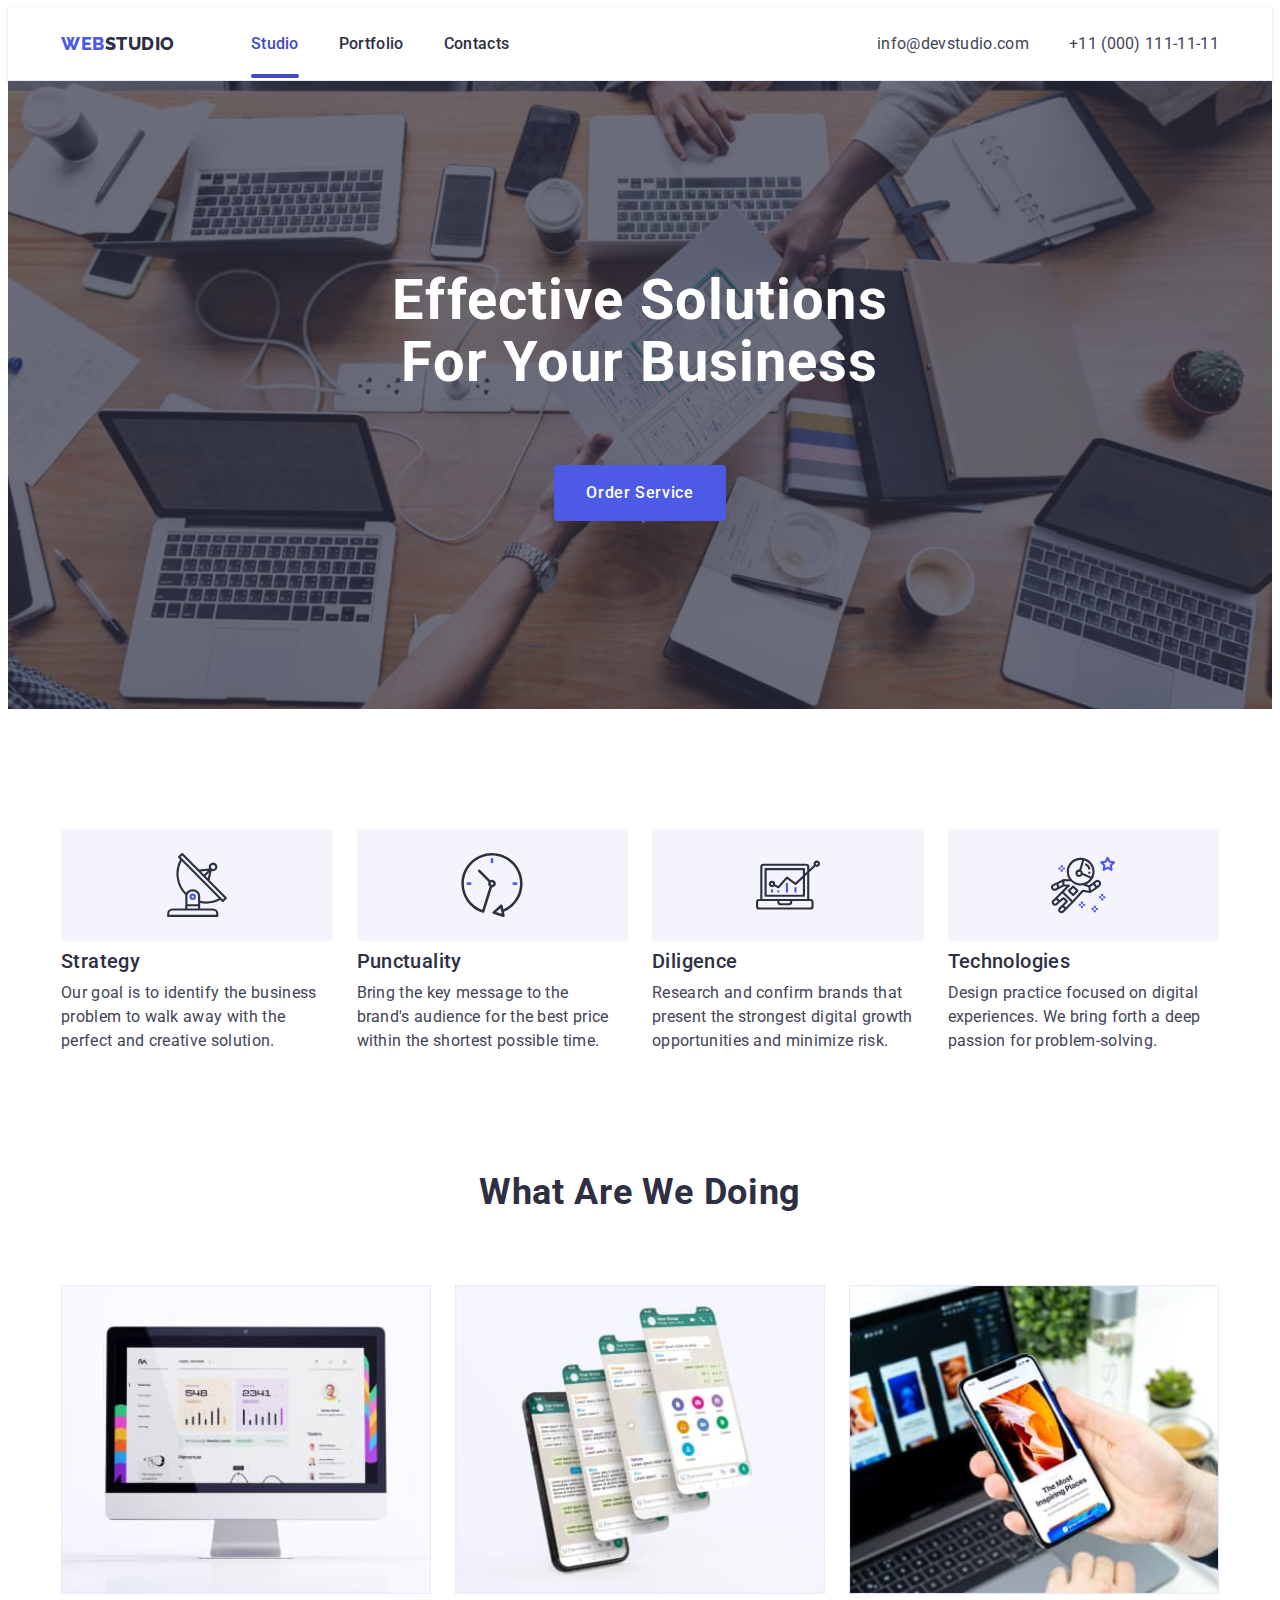
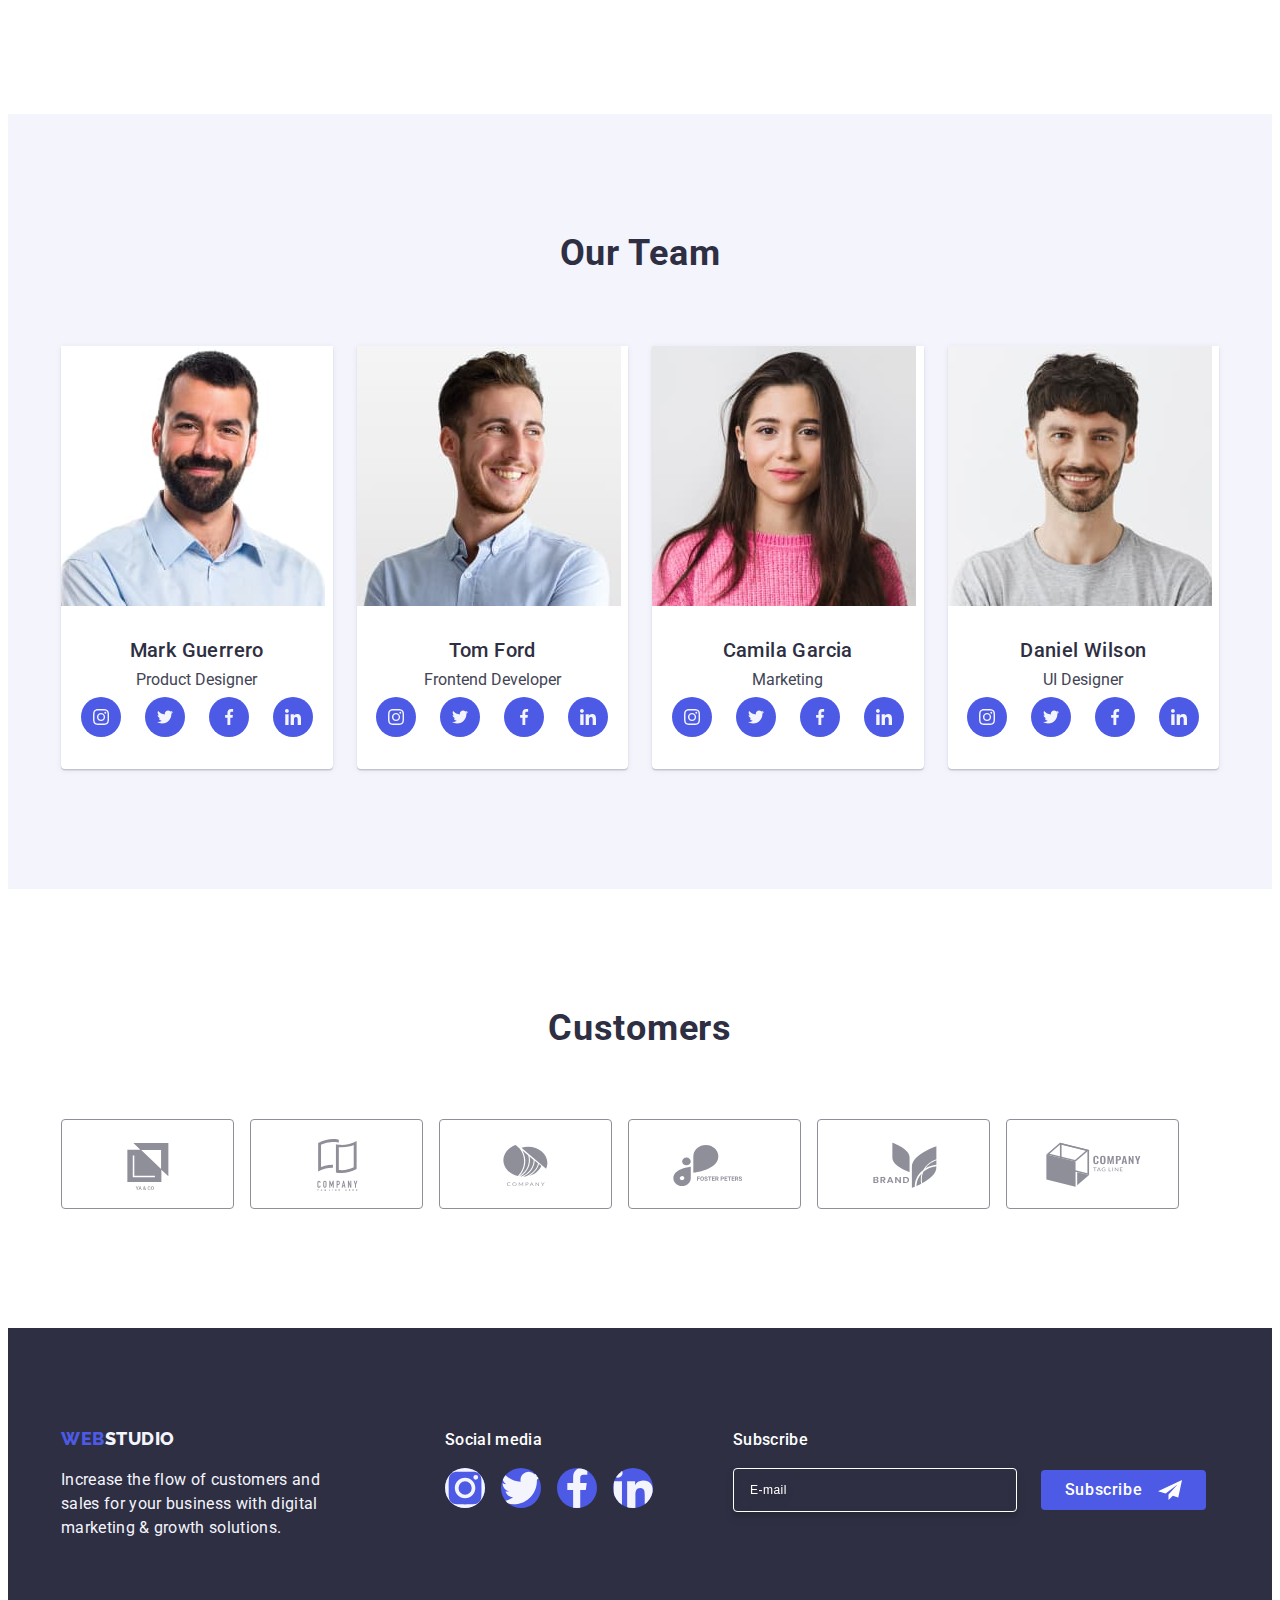
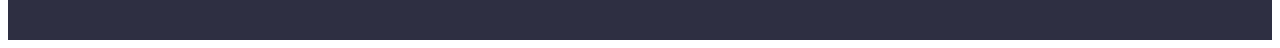
<file: index.html>
<!DOCTYPE html>
<html lang="en">
  <head>
    <meta charset="UTF-8" />
    <meta name="viewport" content="width=device-width, initial-scale=1.0" />
    <title>Web Studio</title>
    <link
      rel="stylesheet"
      href="https://cdnjs.cloudflare.com/ajax/libs/modern-normalize/2.0.0/modern-normalize.min.css"
      integrity="sha512-4xo8blKMVCiXpTaLzQSLSw3KFOVPWhm/TRtuPVc4WG6kUgjH6J03IBuG7JZPkcWMxJ5huwaBpOpnwYElP/m6wg=="
      crossorigin="anonymous"
      referrerpolicy="no-referrer"
    />
    <link rel="stylesheet" href="./css/styles.css" />
    <link rel="preconnect" href="https://fonts.googleapis.com" />
    <link rel="preconnect" href="https://fonts.gstatic.com" crossorigin />
    <link
      href="https://fonts.googleapis.com/css2?family=Raleway:wght@800&family=Roboto:wght@400;500;700;900&display=swap"
      rel="stylesheet"
    />
  </head>
  <body>
    <header class="header">
      <div class="container container-header">
        <nav class="header-navigation">
          <a class="header-logo link" href="./index.html"
            >Web<span class="header-studio-logo">Studio</span></a
          >
          <ul class="header-menu-list list">
            <li class="header-menu-item">
              <a class="header-menu-link link current" href="./index.html"
                >Studio</a
              >
            </li>
            <li class="header-menu-item">
              <a class="header-menu-link link" href="./portfolio.html"
                >Portfolio</a
              >
            </li>
            <li class="header-menu-item">
              <a class="header-menu-link link" href="">Contacts</a>
            </li>
          </ul>
        </nav>
        <address class="address">
          <ul class="address-list list">
            <li class="address-item">
              <a class="address-link link" href="mailto:info@devstudio.com"
                >info@devstudio.com</a
              >
            </li>
            <li class="address-item">
              <a class="address-link link" href="tel:+110001111111"
                >+11 (000) 111-11-11</a
              >
            </li>
          </ul>
        </address>
        <button type="button" class="menu-open-btn" data-menu-open>
          <svg class="open-icon-btn" width="32" height="22">
            <use href="./images/icons.svg#icon-open-menu"></use>
          </svg>
        </button>
      </div>
      <div class="mob-menu is-hidden" data-menu>
        <button type="button" class="menu-close-btn" data-menu-close>
          <svg class="close-icon-btn" width="8" height="8">
            <use href="./images/icons.svg#icon-close"></use>
          </svg>
        </button>
        <ul class="mob-menu-list list">
            <li class="mob-menu-item">
              <a class="mob-menu-link link" href="./index.html"
                >Studio</a
              >
            </li>
            <li class="mob-menu-item">
              <a class="mob-menu-link link" href="./portfolio.html"
                >Portfolio</a
              >
            </li>
            <li class="mob-menu-item">
              <a class="mob-menu-link link" href="">Contacts</a>
            </li>
          </ul>
          <div class="mob-address-media"> 
            <ul class="mob-address-list list">
              <li class="mob-address-item">
                <a class="mob-address-link-tel link" href="tel:+110001111111"
                  >+11 (000) 111-11-11</a
                >
              </li>
              <li class="mob-address-item">
                <a class="mob-address-link link" href="mailto:info@devstudio.com"
                  >info@devstudio.com</a
                >
              </li>
            </ul>
            <ul class="mob-menu-media-list">
              <li class="mob-menu-media-item list">
                <a
                  class="mob-menu-media-link link"
                  href="https://www.instagram.com/"
                  target="_blank"
                >
                  <svg class="mob-menu-media-icon" width="24" height="24">
                    <use href="./images/icons.svg#icon-instagram"></use>
                  </svg>
                </a>
              </li>
              <li class="mob-menu-media-item list">
                <a
                  class="mob-menu-media-link link"
                  href="https://twitter.com/"
                  target="_blank"
                >
                  <svg class="mob-menu-media-icon" width="24" height="24">
                    <use href="./images/icons.svg#icon-twitter"></use>
                  </svg>
                </a>
              </li>
              <li class="mob-menu-media-item list">
                <a
                  class="mob-menu-media-link link"
                  href="https://uk-ua.facebook.com/"
                  target="_blank"
                >
                  <svg class="mob-menu-media-icon" width="24" height="24">
                    <use href="./images/icons.svg#icon-facebook"></use>
                  </svg>
                </a>
              </li>
              <li class="mob-menu-media-item list">
                <a
                  class="mob-menu-media-link link"
                  href="https://www.linkedin.com/"
                  target="_blank"
                >
                  <svg class="mob-menu-media-icon" width="24" height="24">
                    <use href="./images/icons.svg#icon-linkedin"></use>
                  </svg>
                </a>
              </li>
            </ul>
          </div>  
        </div>
        </div>
    </header>
    <main>
    <section class="service">
      <div class="service-container container">
        <h1 class="section-service-wrap">
          Effective Solutions for Your Business
        </h1>
        <button class="btn-section-service" type="button" data-modal-open>
          Order Service
        </button>
      </div>
    </section>
    <section class="section">
      <div class="container">
        <h2 class="visually-hidden">Solutions</h2>
        <ul class="section-list list">
          <li class="section-item">
            <div class="icon">
              <svg width="64" height="64">
                <use href="./images/icons.svg#icon-antenna"></use>
              </svg>
            </div>
            <h3 class="section-service-title">Strategy</h3>
            <p class="section-text">
              Our goal is to identify the business problem to walk away with the
              perfect and creative solution.
            </p>
          </li>
          <li class="section-item">
            <div class="icon">
              <svg class="icon-section" width="64" height="64">
                <use href="./images/icons.svg#icon-clock"></use>
              </svg>
            </div>
            <h3 class="section-service-title">Punctuality</h3>
            <p class="section-text">
              Bring the key message to the brand's audience for the best price
              within the shortest possible time.
            </p>
          </li>
          <li class="section-item">
            <div class="icon">
              <svg class="icon-section" width="64" height="64">
                <use href="./images/icons.svg#icon-diagram"></use>
              </svg>
            </div>
            <h3 class="section-service-title">Diligence</h3>
            <p class="section-text">
              Research and confirm brands that present the strongest digital
              growth opportunities and minimize risk.
            </p>
          </li>
          <li class="section-item">
            <div class="icon">
              <svg class="icon-section" width="64" height="64">
                <use href="./images/icons.svg#icon-astronaut"></use>
              </svg>
            </div>
            <h3 class="section-service-title">Technologies</h3>
            <p class="section-text">
              Design practice focused on digital experiences. We bring forth a
              deep passion for problem-solving.
            </p>
          </li>
        </ul>
      </div>
    </section>
    <section class="section-picture">
      <div class="container">
        <h2 class="section-title">What are we doing</h2>
        <ul class="section-picture-list list">
          <li class="section-picture-item">
            <img
              srcset="./images/img1-1x.jpg 1x, ./images/img1-2x.jpg 2x"
              class="img"
              src="./images/img1.jpg"
              alt="Monitor"
              width="360"
            />
          </li>
          <li class="section-picture-item">
            <img
              srcset="./images/img2-1x.jpg 1x, ./images/img2-2x.jpg 2x"
              class="img"
              src="./images/img2.jpg"
              alt="Smartphone"
              width="360"
            />
          </li>
          <li class="section-picture-item">
            <img
              srcset="./images/img3-1x.jpg 1x, ./images/img3-2x.jpg 2x"
              class="img"
              src="./images/img3.jpg"
              alt="Smartphone and Computer"
              width="360"
            />
          </li>
        </ul>
      </div>
    </section>
    <section class="team">
      <div class="team-container container">
        <h2 class="section-title-team">Our Team</h2>
        <ul class="team-list-list list">
          <li class="team-item-list">
            <img
              srcset="./images/img4-1x.jpg 1x, ./images/img4-2x.jpg 2x"
              class="section-images-team"
              src="./images/img4.jpg"
              alt="Mark Guerrero"
              width="264"
            />
            <div class="container-team-title">
              <h3 class="team-title-title">Mark Guerrero</h3>
              <p class="text-team-text">Product Designer</p>
              <ul class="team-list-icon">
                <li class="team-item-icon list">
                  <a
                    class="team-link-icon"
                    href="https://www.instagram.com/"
                    target="_blank"
                  >
                    <svg class="icon-team-section" width="16" height="16">
                      <use href="./images/icons.svg#icon-instagram"></use>
                    </svg>
                  </a>
                </li>
                <li class="team-item-icon list">
                  <a
                    class="team-link-icon"
                    href="https://twitter.com/"
                    target="_blank"
                  >
                    <svg class="icon-team-section" width="16" height="16">
                      <use href="./images/icons.svg#icon-twitter"></use>
                    </svg>
                  </a>
                </li>
                <li class="team-item-icon list">
                  <a
                    class="team-link-icon"
                    href="https://uk-ua.facebook.com/"
                    target="_blank"
                  >
                    <svg class="icon-team-section" width="16" height="16">
                      <use href="./images/icons.svg#icon-facebook"></use>
                    </svg>
                  </a>
                </li>
                <li class="team-item-icon list">
                  <a
                    class="team-link-icon"
                    href="https://www.linkedin.com/"
                    target="_blank"
                  >
                    <svg class="icon-team-section" width="16" height="16">
                      <use href="./images/icons.svg#icon-linkedin"></use>
                    </svg>
                  </a>
                </li>
              </ul>
            </div>
          </li>
          <li class="team-item-list">
            <img
              srcset="./images/img5-1x.jpg 1x, ./images/img5-2x.jpg 2x"
              class="section-images-team"
              src="./images/img5.jpg"
              alt="Tom Ford"
              width="264"
            />

            <div class="container-team-title">
              <h3 class="team-title-title">Tom Ford</h3>
              <p class="text-team-text">Frontend Developer</p>
              <ul class="team-list-icon">
                <li class="team-item-icon list">
                  <a
                    class="team-link-icon"
                    href="https://www.instagram.com/"
                    target="_blank"
                  >
                    <svg class="icon-team-section" width="16" height="16">
                      <use href="./images/icons.svg#icon-instagram"></use>
                    </svg>
                  </a>
                </li>
                <li class="team-item-icon list">
                  <a
                    class="team-link-icon"
                    href="https://twitter.com/"
                    target="_blank"
                  >
                    <svg class="icon-team-section" width="16" height="16">
                      <use href="./images/icons.svg#icon-twitter"></use>
                    </svg>
                  </a>
                </li>
                <li class="team-item-icon list">
                  <a
                    class="team-link-icon"
                    href="https://uk-ua.facebook.com/"
                    target="_blank"
                  >
                    <svg class="icon-team-section" width="16" height="16">
                      <use href="./images/icons.svg#icon-facebook"></use>
                    </svg>
                  </a>
                </li>
                <li class="team-item-icon list">
                  <a
                    class="team-link-icon"
                    href="https://www.linkedin.com/"
                    target="_blank"
                  >
                    <svg class="icon-team-section" width="16" height="16">
                      <use href="./images/icons.svg#icon-linkedin"></use>
                    </svg>
                  </a>
                </li>
              </ul>
            </div>
          </li>
          <li class="team-item-list">
            <img
              srcset="./images/img6-1x.jpg 1x, ./images/img6-2x.jpg 2x"
              class="section-images-team"
              src="./images/img6.jpg"
              alt="Camila Garcia"
              width="264"
            />
            <div class="container-team-title">
              <h3 class="team-title-title">Camila Garcia</h3>
              <p class="text-team-text">Marketing</p>
              <ul class="team-list-icon">
                <li class="team-item-icon list">
                  <a
                    class="team-link-icon"
                    href="https://www.instagram.com/"
                    target="_blank"
                  >
                    <svg class="icon-team-section" width="16" height="16">
                      <use href="./images/icons.svg#icon-instagram"></use>
                    </svg>
                  </a>
                </li>
                <li class="team-item-icon list">
                  <a
                    class="team-link-icon"
                    href="https://twitter.com/"
                    target="_blank"
                  >
                    <svg class="icon-team-section" width="16" height="16">
                      <use href="./images/icons.svg#icon-twitter"></use>
                    </svg>
                  </a>
                </li>
                <li class="team-item-icon list">
                  <a
                    class="team-link-icon"
                    href="https://uk-ua.facebook.com/"
                    target="_blank"
                  >
                    <svg class="icon-team-section" width="16" height="16">
                      <use href="./images/icons.svg#icon-facebook"></use>
                    </svg>
                  </a>
                </li>
                <li class="team-item-icon list">
                  <a
                    class="team-link-icon"
                    href="https://www.linkedin.com/"
                    target="_blank"
                  >
                    <svg class="icon-team-section" width="16" height="16">
                      <use href="./images/icons.svg#icon-linkedin"></use>
                    </svg>
                  </a>
                </li>
              </ul>
            </div>
          </li>
          <li class="team-item-list">
            <img
              srcset="./images/img7-1x.jpg 1x, ./images/img7-2x.jpg 2x"
              class="section-images-team"
              src="./images/img7.jpg"
              alt="Daniel Wilson"
              width="264"
            />
            <div class="container-team-title">
              <h3 class="team-title-title">Daniel Wilson</h3>
              <p class="text-team-text">UI Designer</p>
              <ul class="team-list-icon">
                <li class="team-item-icon list">
                  <a
                    class="team-link-icon"
                    href="https://www.instagram.com/"
                    target="_blank"
                  >
                    <svg class="icon-team-section" width="16" height="16">
                      <use href="./images/icons.svg#icon-instagram"></use>
                    </svg>
                  </a>
                </li>
                <li class="team-item-icon list">
                  <a
                    class="team-link-icon"
                    href="https://twitter.com/"
                    target="_blank"
                  >
                    <svg class="icon-team-section" width="16" height="16">
                      <use href="./images/icons.svg#icon-twitter"></use>
                    </svg>
                  </a>
                </li>
                <li class="team-item-icon list">
                  <a
                    class="team-link-icon"
                    href="https://uk-ua.facebook.com/"
                    target="_blank"
                  >
                    <svg class="icon-team-section" width="16" height="16">
                      <use href="./images/icons.svg#icon-facebook"></use>
                    </svg>
                  </a>
                </li>
                <li class="team-item-icon list">
                  <a
                    class="team-link-icon"
                    href="https://www.linkedin.com/"
                    target="_blank"
                  >
                    <svg class="icon-team-section" width="16" height="16">
                      <use href="./images/icons.svg#icon-linkedin"></use>
                    </svg>
                  </a>
                </li>
              </ul>
            </div>
          </li>
        </ul>
      </div>
    </section>
    <section class="customers">
      <div class="container-customers container">
        <h2 class="section-title-customers">Customers</h2>
        <ul class="section-list-customers list">
          <li class="section-item-customers">
            <a class="section-customers-link" href="">
              <svg class="icon-customers" width="104" height="56">
                <use href="./images/icons.svg#icon-logo"></use>
              </svg>
            </a>
          </li>
          <li class="section-item-customers">
            <a class="section-customers-link" href="">
              <svg class="icon-customers" width="104" height="56">
                <use href="./images/icons.svg#icon-logo1"></use>
              </svg>
            </a>
          </li>
          <li class="section-item-customers">
            <a class="section-customers-link" href="">
              <svg class="icon-customers" width="104" height="56">
                <use href="./images/icons.svg#icon-logo2"></use>
              </svg>
            </a>
          </li>
          <li class="section-item-customers">
            <a class="section-customers-link" href="">
              <svg class="icon-customers" width="104" height="56">
                <use href="./images/icons.svg#icon-logo3"></use>
              </svg>
            </a>
          </li>
          <li class="section-item-customers">
            <a class="section-customers-link" href="">
              <svg class="icon-customers" width="104" height="56">
                <use href="./images/icons.svg#icon-logo4"></use>
              </svg>
            </a>
          </li>
          <li class="section-item-customers">
            <a class="section-customers-link" href="">
              <svg class="icon-customers" width="104" height="56">
                <use href="./images/icons.svg#icon-logo5"></use>
              </svg>
            </a>
          </li>
        </ul>
      </div>
    </section>
    </main>
    <footer class="footer">
      <div class="container-footer-footer container">
        <div class="container-footer-logo">
          <a class="footer-logo link" href="./index.html"
            >Web<span class="logo">Studio</span></a
          >
          <p class="footer-text">
            Increase the flow of customers and sales for your business with
            digital marketing &amp; growth solutions.
          </p>
        </div>

        <div class="icons">
          <p class="icons-text-footer">Social media</p>
          <ul class="icons-list-footer">
            <li class="icons-item-footer list">
              <a
                class="icons-link-footer link"
                href="https://www.instagram.com/"
                target="_blank"
              >
                <svg class="icons-footer" width="24" height="24">
                  <use href="./images/icons.svg#icon-instagram"></use>
                </svg>
              </a>
            </li>
            <li class="icons-item-footer list">
              <a
                class="icons-link-footer link"
                href="https://twitter.com/"
                target="_blank"
              >
                <svg class="icons-footer" width="24" height="24">
                  <use href="./images/icons.svg#icon-twitter"></use>
                </svg>
              </a>
            </li>
            <li class="icons-item-footer list">
              <a
                class="icons-link-footer link"
                href="https://uk-ua.facebook.com/"
                target="_blank"
              >
                <svg class="icons-footer" width="24" height="24">
                  <use href="./images/icons.svg#icon-facebook"></use>
                </svg>
              </a>
            </li>
            <li class="icons-item-footer list">
              <a
                class="icons-link-footer link"
                href="https://www.linkedin.com/"
                target="_blank"
              >
                <svg class="icons-footer" width="24" height="24">
                  <use href="./images/icons.svg#icon-linkedin"></use>
                </svg>
              </a>
            </li>
          </ul>
        </div>
        <div class="footer-subscribe">
          <p class="footer-subscribe-text">Subscribe</p>
          <form class="footer-form">
            <label class="footer-form-label" aria-label="footer email input">
              <input
                type="email"
                name="footer-email"
                class="footer-input-email"
                placeholder="E-mail"
              />
            </label>
            <button class="footer-subscribe-btn" type="submit">
              Subscribe
              <svg class="icons-footer-subscribe" width="24" height="24">
                <use href="./images/icons.svg#icon-frame"></use>
              </svg>
            </button>
          </form>
        </div>
      </div>
    </footer>
    <div class="backdrop is-hidden" data-modal>
      <div class="modal">
        <button class="modal-close-btn" data-modal-close type="button">
          <svg class="icons-modal-modal" width="8" height="8">
            <use href="./images/icons.svg#icon-close"></use>
          </svg>
        </button>
        <p class="modal-title">Leave your contacts and we will call you back</p>
        <form class="modal-form">
          <div class="modal-field">
            <label for="user-name" class="modal-label">Name</label>
            <div class="modal-input-wrap">
              <input
                type="text"
                id="user-name"
                class="modal-input"
                name="user-name"
              />
              <svg class="modal-icons-input" width="18" height="24">
                <use href="./images/icons.svg#icon-person"></use>
              </svg>
            </div>
          </div>
          <div class="modal-field">
            <label for="user-phone" class="modal-label">Phone</label>
            <div class="modal-input-wrap">
              <input
                type="tel"
                id="user-phone"
                class="modal-input"
                name="user-phone"
              />
              <svg class="modal-icons-input" width="18" height="24">
                <use href="./images/icons.svg#icon-phone"></use>
              </svg>
            </div>
          </div>
          <div class="modal-field">
            <label for="user-email" class="modal-label">Email</label>
            <div class="modal-input-wrap">
              <input
                type="email"
                id="user-email"
                class="modal-input"
                name="user-email"
              />
              <svg class="modal-icons-input" width="18" height="24">
                <use href="./images/icons.svg#icon-email"></use>
              </svg>
            </div>
          </div>
          <div class="modal-field-comment">
            <label for="user-comment" class="modal-label">Comment</label>
            <textarea
              name="user-comment"
              id="user-comment"
              cols="30"
              rows="10"
              class="modal-comment"
              placeholder="Text input"
            ></textarea>
          </div>
          <div class="modal-field-checkbox">
            <input
              type="checkbox"
              class="visually-hidden"
              id="user-privacy"
              name="user-privacy"
              value="true"
            />
            <label for="user-privacy" class="modal-check-text">
              <span class="modal-privacy-span">
                <svg class="modal-icons-vector" width="10" height="8">
                  <use href="./images/icons.svg#icon-vector"></use>
                </svg> </span
              >I accept the terms and conditions of the<a
                class="modal-check-link"
                href=""
                >Privacy Policy</a
              ></label
            >
          </div>
          <button class="modal-field-btn" type="submit">Send</button>
        </form>
      </div>
    </div>
    <script src="./js/modal.js"></script>
    <script src="./js/menu.js"></script>
  </body>
</html>
</file>
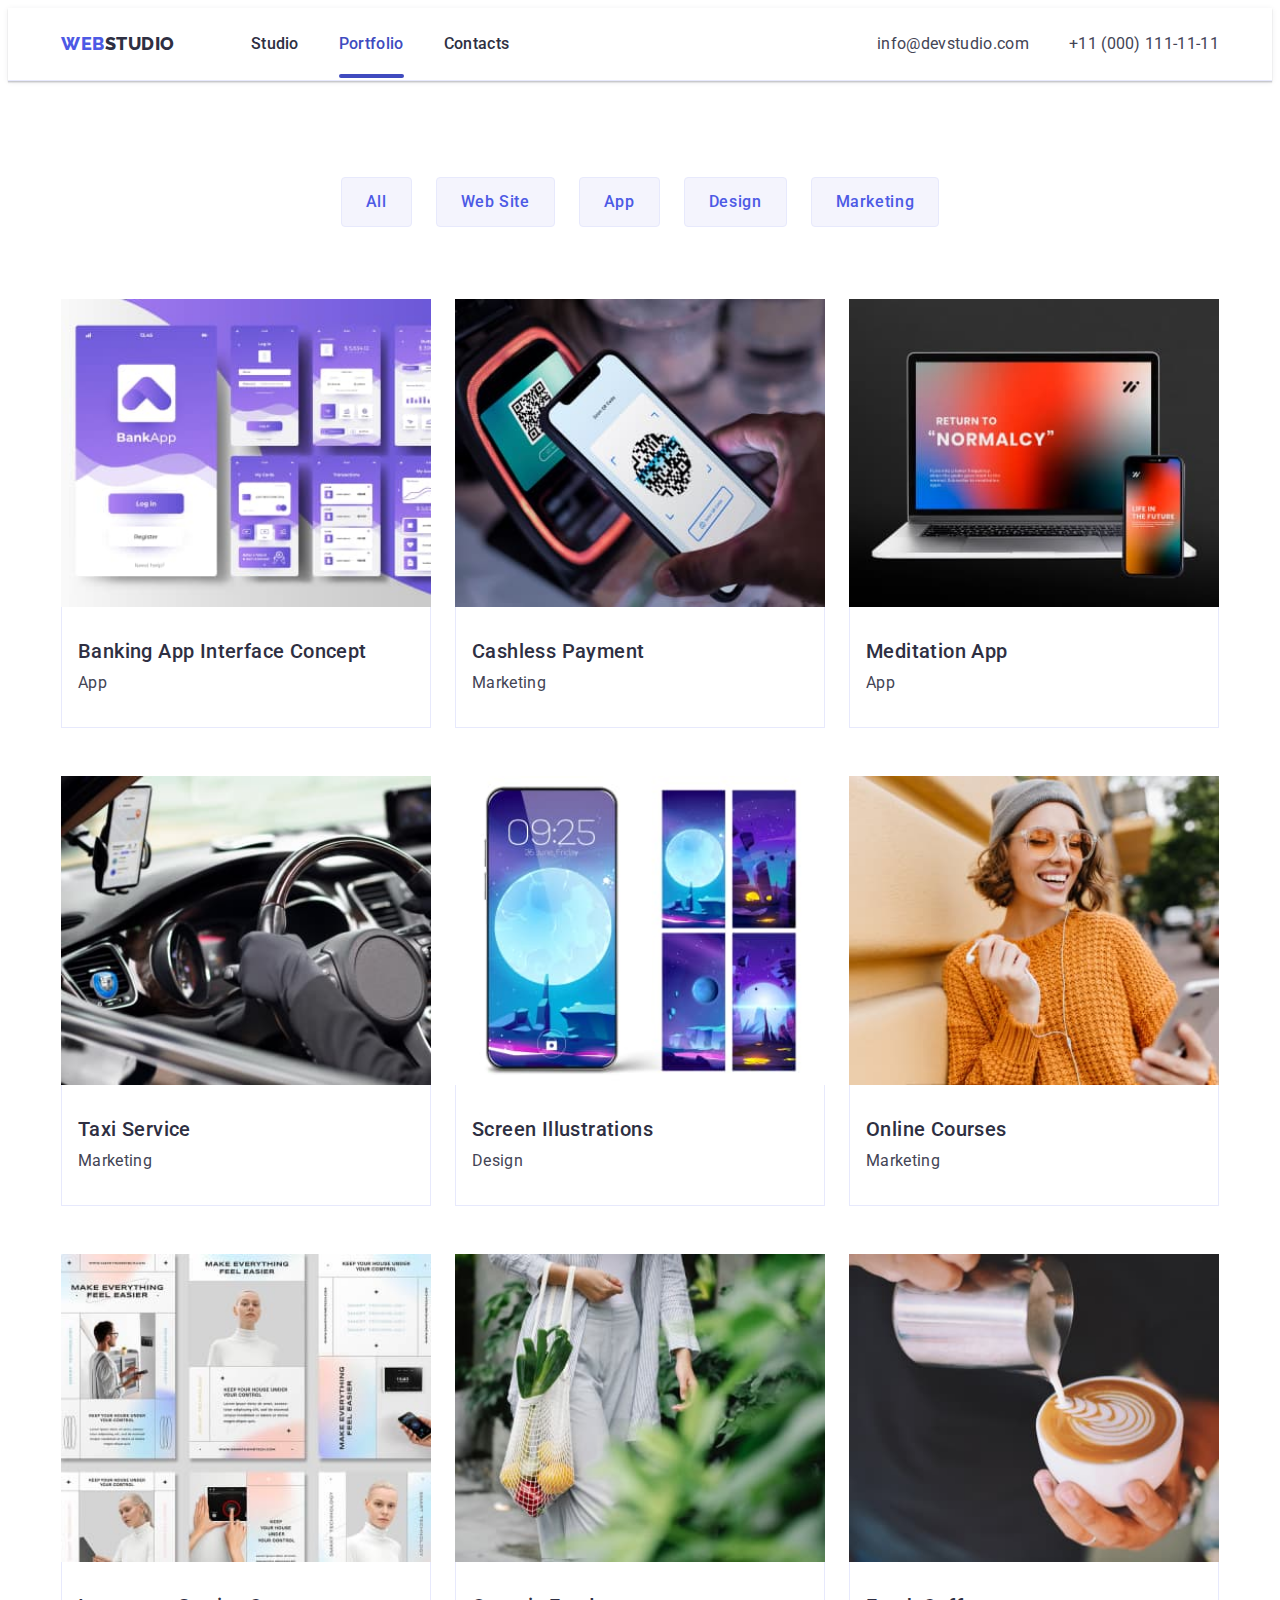
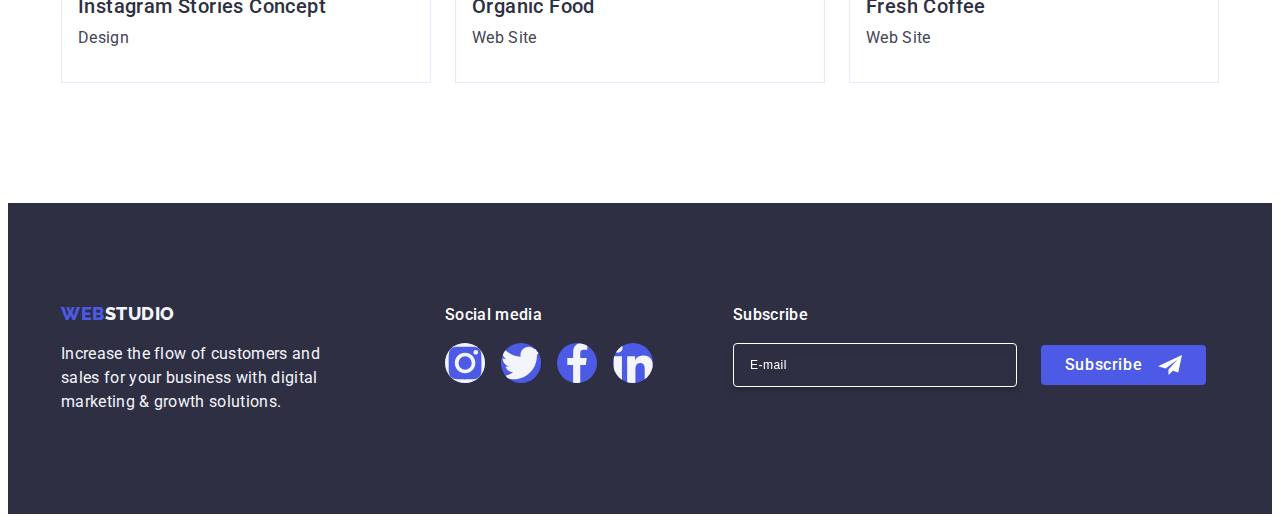
<file: portfolio.html>
<!DOCTYPE html>
<html lang="en">
  <head>
    <meta charset="UTF-8" />
    <meta name="viewport" content="width=device-width, initial-scale=1.0" />
    <title>Portfolio</title>
    <link
      rel="stylesheet"
      href="https://cdnjs.cloudflare.com/ajax/libs/modern-normalize/2.0.0/modern-normalize.min.css"
      integrity="sha512-4xo8blKMVCiXpTaLzQSLSw3KFOVPWhm/TRtuPVc4WG6kUgjH6J03IBuG7JZPkcWMxJ5huwaBpOpnwYElP/m6wg=="
      crossorigin="anonymous"
      referrerpolicy="no-referrer"
    />
    <link rel="stylesheet" href="./css/styles.css" />
    <link rel="preconnect" href="https://fonts.googleapis.com" />
    <link rel="preconnect" href="https://fonts.gstatic.com" crossorigin />
    <link
      href="https://fonts.googleapis.com/css2?family=Raleway:wght@800&family=Roboto:wght@400;500;700;900&display=swap"
      rel="stylesheet"
    />
  </head>
  <body>
    <header class="header">
      <div class="container container-header">
        <nav class="header-navigation">
          <a class="header-logo link" href="./index.html"
            >Web<span class="header-studio-logo">Studio</span></a
          >
          <ul class="header-menu-list list">
            <li class="header-menu-item">
              <a class="header-menu-link link" href="./index.html">Studio</a>
            </li>
            <li class="header-menu-item">
              <a class="header-menu-link link current" href="./portfolio.html"
                >Portfolio</a
              >
            </li>
            <li class="header-menu-item">
              <a class="header-menu-link link" href="">Contacts</a>
            </li>
          </ul>
        </nav>
        <address class="address">
          <ul class="address-list list">
            <li class="address-item">
              <a class="address-link link" href="mailto:info@devstudio.com"
                >info@devstudio.com</a
              >
            </li>
            <li class="address-item">
              <a class="address-link link" href="tel:+110001111111"
                >+11 (000) 111-11-11</a
              >
            </li>
          </ul>
        </address>
      </div>
    </header>
    <main>
      <section class="information">
        <div class="container">
          <h1 class="visually-hidden">Information</h1>
          <ul class="info-list list">
            <li class="info-item">
              <button class="btn-info" type="button">All</button>
            </li>
            <li class="info-item">
              <button class="btn-info" type="button">Web Site</button>
            </li>
            <li class="info-item">
              <button class="btn-info" type="button">App</button>
            </li>
            <li class="info-item">
              <button class="btn-info" type="button">Design</button>
            </li>
            <li class="info-item">
              <button class="btn-info" type="button">Marketing</button>
            </li>
          </ul>
          <ul class="section-info-list list">
            <li class="section-info-item">
              <a class="section-info-link link" href="">
                <div class="section-cover-wrap">
                  <img
                    class="img"
                    src="./images/img8.jpg"
                    alt="Banking App"
                    width="360"
                    height="300"
                  />
                  <p class="section-cover-text">
                    14 Stylish and User-Friendly App Design Concepts · Task
                    Manager App · Calorie Tracker App · Exotic Fruit Ecommerce
                    App · Cloud Storage App
                  </p>
                </div>
                <div class="container-info">
                  <h2 class="info-title">Banking App Interface Concept</h2>
                  <p class="info-text">App</p>
                </div>
              </a>
            </li>
            <li class="section-info-item">
              <a class="section-info-link link" href="">
                <div class="section-cover-wrap">
                  <img
                    class="img"
                    src="./images/img9.jpg"
                    alt="Cashless Payment Marketing"
                    width="360"
                    height="300"
                  />
                  <p class="section-cover-text">
                    14 Stylish and User-Friendly App Design Concepts · Task
                    Manager App · Calorie Tracker App · Exotic Fruit Ecommerce
                    App · Cloud Storage App
                  </p>
                </div>
                <div class="container-info">
                  <h2 class="info-title">Cashless Payment</h2>
                  <p class="info-text">Marketing</p>
                </div>
              </a>
            </li>
            <li class="section-info-item">
              <a class="section-info-link link" href="">
                <div class="section-cover-wrap">
                  <img
                    class="img"
                    src="./images/img10.jpg"
                    alt="Meditation App"
                    width="360"
                    height="300"
                  />
                  <p class="section-cover-text">
                    14 Stylish and User-Friendly App Design Concepts · Task
                    Manager App · Calorie Tracker App · Exotic Fruit Ecommerce
                    App · Cloud Storage App
                  </p>
                </div>
                <div class="container-info">
                  <h2 class="info-title">Meditation App</h2>
                  <p class="info-text">App</p>
                </div>
              </a>
            </li>
            <li class="section-info-item">
              <a class="section-info-link link" href="">
                <div class="section-cover-wrap">
                  <img
                    class="img"
                    src="./images/img11.jpg"
                    alt="Taxi Service Marketing"
                    width="360"
                    height="300"
                  />
                  <p class="section-cover-text">
                    14 Stylish and User-Friendly App Design Concepts · Task
                    Manager App · Calorie Tracker App · Exotic Fruit Ecommerce
                    App · Cloud Storage App
                  </p>
                </div>
                <div class="container-info">
                  <h2 class="info-title">Taxi Service</h2>
                  <p class="info-text">Marketing</p>
                </div>
              </a>
            </li>
            <li class="section-info-item">
              <a class="section-info-link link" href="">
                <div class="section-cover-wrap">
                  <img
                    class="img"
                    src="./images/img12.jpg"
                    alt="Screen Illustrations Design"
                    width="360"
                    height="300"
                  />
                  <p class="section-cover-text">
                    14 Stylish and User-Friendly App Design Concepts · Task
                    Manager App · Calorie Tracker App · Exotic Fruit Ecommerce
                    App · Cloud Storage App
                  </p>
                </div>
                <div class="container-info">
                  <h2 class="info-title">Screen Illustrations</h2>
                  <p class="info-text">Design</p>
                </div>
              </a>
            </li>
            <li class="section-info-item">
              <a class="section-info-link link" href="">
                <div class="section-cover-wrap">
                  <img
                    class="img"
                    src="./images/img13.jpg"
                    alt="Online Courses Marketing"
                    width="360"
                    height="300"
                  />
                  <p class="section-cover-text">
                    14 Stylish and User-Friendly App Design Concepts · Task
                    Manager App · Calorie Tracker App · Exotic Fruit Ecommerce
                    App · Cloud Storage App
                  </p>
                </div>
                <div class="container-info">
                  <h2 class="info-title">Online Courses</h2>
                  <p class="info-text">Marketing</p>
                </div>
              </a>
            </li>
            <li class="section-info-item">
              <a class="section-info-link link" href="">
                <div class="section-cover-wrap">
                  <img
                    class="img"
                    src="./images/img14.jpg"
                    alt="Instagram Stories Concept Design"
                    width="360"
                    height="300"
                  />
                  <p class="section-cover-text">
                    14 Stylish and User-Friendly App Design Concepts · Task
                    Manager App · Calorie Tracker App · Exotic Fruit Ecommerce
                    App · Cloud Storage App
                  </p>
                </div>
                <div class="container-info">
                  <h2 class="info-title">Instagram Stories Concept</h2>
                  <p class="info-text">Design</p>
                </div>
              </a>
            </li>
            <li class="section-info-item">
              <a class="section-info-link link" href="">
                <div class="section-cover-wrap">
                  <img
                    class="img"
                    src="./images/img15.jpg"
                    alt="Organic Food Web Site"
                    width="360"
                    height="300"
                  />
                  <p class="section-cover-text">
                    14 Stylish and User-Friendly App Design Concepts · Task
                    Manager App · Calorie Tracker App · Exotic Fruit Ecommerce
                    App · Cloud Storage App
                  </p>
                </div>
                <div class="container-info">
                  <h2 class="info-title">Organic Food</h2>
                  <p class="info-text">Web Site</p>
                </div>
              </a>
            </li>
            <li class="section-info-item">
              <a class="section-info-link link" href="">
                <div class="section-cover-wrap">
                  <img
                    class="img"
                    src="./images/img16.jpg"
                    alt="Fresh Coffee Web Site"
                    width="360"
                    height="300"
                  />
                  <p class="section-cover-text">
                    14 Stylish and User-Friendly App Design Concepts · Task
                    Manager App · Calorie Tracker App · Exotic Fruit Ecommerce
                    App · Cloud Storage App
                  </p>
                </div>
                <div class="container-info">
                  <h2 class="info-title">Fresh Coffee</h2>
                  <p class="info-text">Web Site</p>
                </div>
              </a>
            </li>
          </ul>
        </div>
      </section>
    </main>
    <footer class="footer">
      <div class="container-footer-footer container">
        <div class="container-footer-logo">
          <a class="footer-logo link" href="./index.html"
            >Web<span class="logo">Studio</span></a
          >
          <p class="footer-text">
            Increase the flow of customers and sales for your business with
            digital marketing &amp; growth solutions.
          </p>
        </div>

        <div class="icons">
          <p class="icons-text-footer">Social media</p>
          <ul class="icons-list-footer">
            <li class="icons-item-footer list">
              <a
                class="icons-link-footer link"
                href="https://www.instagram.com/"
                target="_blank"
              >
                <svg class="icons-footer" width="24" height="24">
                  <use href="./images/icons.svg#icon-instagram"></use>
                </svg>
              </a>
            </li>
            <li class="icons-item-footer list">
              <a
                class="icons-link-footer link"
                href="https://twitter.com/"
                target="_blank"
              >
                <svg class="icons-footer" width="24" height="24">
                  <use href="./images/icons.svg#icon-twitter"></use>
                </svg>
              </a>
            </li>
            <li class="icons-item-footer list">
              <a
                class="icons-link-footer link"
                href="https://uk-ua.facebook.com/"
                target="_blank"
              >
                <svg class="icons-footer" width="24" height="24">
                  <use href="./images/icons.svg#icon-facebook"></use>
                </svg>
              </a>
            </li>
            <li class="icons-item-footer list">
              <a
                class="icons-link-footer link"
                href="https://www.linkedin.com/"
                target="_blank"
              >
                <svg class="icons-footer" width="24" height="24">
                  <use href="./images/icons.svg#icon-linkedin"></use>
                </svg>
              </a>
            </li>
          </ul>
        </div>
        <div class="footer-subscribe">
          <p class="footer-subscribe-text">Subscribe</p>
          <form class="footer-form">
            <label class="footer-form-label" aria-label="footer email input">
              <input
                type="email"
                name="footer-email"
                class="footer-input-email"
                placeholder="E-mail"
              />
            </label>
            <button class="footer-subscribe-btn" type="submit">
              Subscribe
              <svg class="icons-footer-subscribe" width="24" height="24">
                <use href="./images/icons.svg#icon-frame"></use>
              </svg>
            </button>
          </form>
        </div>
      </div>
    </footer>
  </body>
</html>
</file>
<file: css/styles.css>
:root {
  --iris: #4d5ae5;
  --ocean: #404bbf;
  --navy-blue: #2e2f42;
  --green: #31d0aa;
  --slate: #434455;
  --light-slate: #8e8f99;
  --cornflower: #e7e9fc;
  --cloud: #f4f4fd;
  --navy-blue-modal: #2e2f42;
  --grey: #2e2f42;
  --white: #ffffff;
  --dairy: #fcfcfc;
}
body {
  font-family: "Roboto", sans-serif;
  color: var(--slate, #434455);
  background-color: var(--white, #ffffff);
}
p,
h1,
h2,
h3,
h4,
h5,
h6 {
  margin-top: 0;
  margin-bottom: 0;
}
ul,
ol {
  padding: 0;
  margin-top: 0;
  margin-bottom: 0;
}
.img {
  display: block;
  max-width: 100%;
  height: auto;
  width: 100%;
}
.header-logo {
  color: var(--iris, #4d5ae5);
  font-family: "Raleway", sans-serif;
  font-size: 18px;
  font-weight: 800;
  line-height: 1.17;
  letter-spacing: 0.03em;
  text-transform: uppercase;
  margin-right: 76px;
}
.header-navigation {
  display: flex;
  align-items: center;
}
.header-menu-list {
  gap: 40px;
  display: none;
}
.header-menu-item {
  color: var(--ocean, #404bbf);
  position: relative;
}
.header-menu-link {
  padding: 24px 0;
  color: var(--navyblue, #2e2f42);
  font-size: 16px;
  font-weight: 500;
  line-height: 1.5;
  letter-spacing: 0.02em;
  position: relative;
  transition: color 250ms cubic-bezier(0.4, 0, 0.2, 1);
}
.current {
  position: relative;
  color: var(--ocean, #404bbf);
}
.current::after {
  content: "";
  position: absolute;
  width: 100%;
  height: 4px;
  border-radius: 2px;
  left: 0;
  bottom: -1px;
  background-color: var(--ocean, #404bbf);
}
.header-menu-link:hover::after,
.header-menu-link:active::after,
.header-menu-link:focus::after {
  background-color: var(--ocean, #404bbf);
  color: var(--ocean, #404bbf);
}
.header-menu-link:hover,
.header-menu-link:active,
.header-menu-link:focus {
  color: var(--ocean, #404bbf);
}
.address {
  font-style: normal;
}
.address-item {
  transition-property: color;
  transition-duration: 250ms;
  transition-timing-function: cubic-bezier(0.4, 0, 0.2, 1);
}
.address-link {
  color: var(--slate, #434455);
  font-size: 16px;
  font-style: normal;
  line-height: 1.5;
  letter-spacing: 0.02em;
  transition: color 250ms cubic-bezier(0.4, 0, 0.2, 1);
}
.header {
  border-bottom: 1px solid var(--cornflower, #e7e9fc);
  box-shadow: 0px 1px 6px 0px rgba(46, 47, 66, 0.08),
    0px 1px 1px 0px rgba(46, 47, 66, 0.16),
    0px 2px 1px 0px rgba(46, 47, 66, 0.08);
}
.container-header {
  display: flex;
  align-items: center;
}
.header-menu-item {
  padding: 24px 0;
}

.header-studio-logo {
  color: var(--navyblue, #2e2f42);
}
.address-link:hover,
.address-link:focus {
  color: var(--ocean, #404bbf);
}
.address {
  margin-left: auto;
}
.address-list {
  display: none;
}

.menu-open-btn {
  margin-left: auto;
  margin-top: 24px;
  margin-bottom: 24px;
  border: none;
  background-color: transparent;
}
@media screen and (min-width: 768px) {
  .menu-open-btn {
    display: none;
  }
}
.menu-open-icon {
  stroke-width: 3px;
  stroke: var(--heavy-blue-modal);
}
.mob-menu {
  position: fixed;
  top: 0;
  z-index: 20;
  width: 100vw;
  height: 100vh;
  background: var(--white);
  box-shadow: 0px 1px 6px 0px rgba(46, 47, 66, 0.08),
    0px 1px 1px 0px rgba(46, 47, 66, 0.16),
    0px 2px 1px 0px rgba(46, 47, 66, 0.08);
  padding: 80px 35px 40px 40px;
  display: flex;
  flex-direction: column;
  overflow: auto;
  transition: opacity 250ms cubic-bezier(0.4, 0, 0.2, 1),
    visibility 250ms cubic-bezier(0.4, 0, 0.2, 1);
}
.menu-close-btn {
  display: block;
  margin-left: auto;
  margin-bottom: 32px;
  position: absolute;
  right: 24px;
  top: 24px;
  background-color: var(--cornflower);
  border-radius: 50%;
  border: 1px solid rgba(0, 0, 0, 0.1);
  width: 24px;
  height: 24px;
  display: flex;
  align-items: center;
  justify-content: center;
  padding: 0;
  cursor: pointer;
}
.close-icon-btn {
  fill: var(--navy-blue);
  transition: fill 250ms cubic-bezier(0.4, 0, 0.2, 1);
  padding: 0;
}
.open-icon-btn {
  stroke-width: 3px;
  stroke: var(--navy-blue-modal, #2e2f42);
}
.mob-menu-list {
  margin-bottom: 50px;
}
.mob-menu-item:not(:last-child) {
  margin-bottom: 40px;
}
.mob-menu-link {
  color: var(--navyblue, #2e2f42);
  font-size: 36px;
  font-weight: 700;
  line-height: 1.11;
  letter-spacing: 0.02em;
  text-transform: capitalize;
}
.mob-menu-link:hover,
.mob-menu-link:focus {
  color: var(--ocean, #404bbf);
}
.mob-address-media {
  margin-top: auto;
}
.mob-address-item {
  margin-bottom: 40px;
}
.mob-address-link {
  color: var(--slate, #434455);
  font-size: 20px;
  font-weight: 500;
  line-height: 1.2;
  letter-spacing: 0.02em;
}
.mob-address-link-tel {
  color: var(--iris, #4d5ae5);
  font-size: 36px;
  font-weight: 700;
  line-height: 1.11;
  letter-spacing: 0.02em;
  text-transform: capitalize;
}
.mob-address-link:hover,
.mob-address-link:focus {
  color: var(--iris, #4d5ae5);
  font-size: 36px;
  font-weight: 700;
  text-transform: capitalize;
}
.mob-menu-media-list {
  display: flex;
  gap: 36px;
  justify-content: center;
}
.mob-menu-media-link {
  background-color: var(--iris);
  border-radius: 50%;
  width: 40px;
  height: 40px;
  display: flex;
  align-items: center;
  justify-content: center;
}
.mob-menu-media-icon {
  fill: var(--cloud);
}
.container {
  width: 100%;
  max-width: 1158px;
  margin: 0 auto;
  padding: 0 15px;
}
.service {
  padding: 112px 0;
  background-color: var(--navy-blue, #2e2f42);
  background-image: linear-gradient(
      rgba(46, 47, 66, 0.7),
      rgba(46, 47, 66, 0.7)
    ),
    url(../images/people-office-mob.jpg);
  background-repeat: no-repeat;
  background-position: center;
  background-size: cover;
  display: block;
  justify-content: center;
  margin: 0 auto;
}
@media (min-device-pixel-ratio: 2),
  (min-resolution: 192dpi),
  (min-resolution: 2dppi) {
  .service {
    background-image: linear-gradient(
        rgba(46, 47, 66, 0.7),
        rgba(46, 47, 66, 0.7)
      ),
      url(../images/people-office-mob-2x.jpg);
  }
}
.section {
  padding: 120px 0;
}
.section-item {
  margin-bottom: 72px;
}
.section-service-wrap {
  font-size: 36px;
  line-height: 1.11;
  letter-spacing: 0.02em;
  color: var(--white);
  text-align: center;
  text-transform: capitalize;
  max-width: 320px;
  margin-bottom: 72px;
  margin-left: auto;
  margin-right: auto;
}
.btn-section-service {
  cursor: pointer;
  color: var(--white, #fff);
  font-family: inherit;
  font-size: 16px;
  font-weight: 500;
  line-height: 1.5;
  letter-spacing: 0.04em;
  background-color: var(--iris, #4d5ae5);
  padding: 16px 32px;
  display: block;
  min-width: 169px;
  height: 56px;
  border: none;
  border-radius: 4px;
  margin: 0 auto;
  transition-property: background-color;
  transition-duration: 250ms;
  transition-timing-function: cubic-bezier(0.4, 0, 0.2, 1);
}
.btn-section-service:hover,
.btn-section-service:active,
.btn-section-service:focus {
  background-color: var(--ocean, #404bbf);
}
.visually-hidden {
  position: absolute;
  width: 1px;
  height: 1px;
  margin: -1px;
  border: 0;
  padding: 0;

  white-space: nowrap;
  clip-path: inset(100%);
  clip: rect(0 0 0 0);
  overflow: hidden;
}

.section-list {
  width: 100%;
  /* display: flex;
  flex-wrap: wrap;
  gap: 72px;
  align-items: center; */
}
.section-service-title {
  margin-bottom: 8px;
  color: var(--navyblue, #2e2f42);
  text-align: center;
  font-size: 36px;
  font-weight: 700;
  line-height: 1.11;
  letter-spacing: 0.02em;
  text-transform: capitalize;
}
.section-text {
  color: var(--slate, #434455);
  font-size: 16px;
  line-height: 1.5;
  letter-spacing: 0.02em;
  font-weight: 500;
}
.section-title {
  text-align: center;
  color: var(--grey, #2e2f42);
  font-size: 36px;
  line-height: 1.11;
  letter-spacing: 0.02em;
  text-transform: capitalize;
  /* max-width: 323px; */
  margin-bottom: 72px;
}
.icon {
  display: none;
}
.section-picture {
  padding-top: 0;
  display: none;
}
.section-picture-list {
  display: flex;
  gap: 24px;
  align-content: center;
}
.section-picture-item {
  width: calc((100% - 3 * 16px) / 3);
}
.team {
  padding: 96px 0;
  background-color: var(--cloud, #f4f4fd);
}
.section-title-team {
  text-align: center;
  color: var(--grey, #2e2f42);
  font-size: 36px;
  line-height: 1.11;
  letter-spacing: 0.02em;
  text-transform: capitalize;
  margin-bottom: 72px;
}
.team-container {
  max-width: 296px;
}
.team-title-title {
  color: var(--navy-blue, #2e2f42);
  font-size: 20px;
  font-weight: 500;
  line-height: 1.2;
  letter-spacing: 0.02em;
}
.team-list-list {
  /* display: flex;
  flex-direction: column;
  align-items: center;
  gap: 72px; */
}
.team-item-list {
  background-color: var(--white, #ffffff);
  border-radius: 0px 0px 4px 4px;
  box-shadow: 0px 2px 1px 0px rgba(46, 47, 66, 0.08),
    0px 1px 1px 0px rgba(46, 47, 66, 0.16),
    0px 1px 6px 0px rgba(46, 47, 66, 0.08);
  margin-bottom: 72px;
}
.section-images-team {
  display: block;
}
.container-team-title {
  padding: 32px 0;
}
.team-title-title {
  text-align: center;
  margin-bottom: 8px;
}
.text-team-text {
  text-align: center;
  margin-bottom: 8px;
}
.team-text {
  color: var(--slate, #434455);
  font-size: 16px;
  line-height: 1.5;
  letter-spacing: 0.02em;
}
.team-list-icon {
  width: 232px;
  margin: 0 auto;
  display: flex;
  gap: 24px;
  justify-content: center;
}
.team-item-icon {
  width: 40px;
  height: 40px;
}
.team-link-icon {
  width: 100%;
  height: 100%;
  background-color: var(--iris, #4d5ae5);
  display: flex;
  align-items: center;
  justify-content: center;
  border-radius: 50%;
  transition: background-color 250ms cubic-bezier(0.4, 0, 0.2, 1);
}
.team-link-icon:hover,
.team-link-icon:focus {
  background-color: var(--ocean, #404bbf);
}

.customers {
  padding: 96px 0;
}
.section-title-customers {
  text-align: center;
  color: var(--grey, #2e2f42);
  font-size: 36px;
  line-height: 1.11;
  letter-spacing: 0.02em;
  text-transform: capitalize;
  margin-bottom: 72px;
}
.section-list-customers {
  display: flex;
  flex-wrap: wrap;
  gap: 72px 16px;
  fill: var(--light-slate, #8e8f99);
}
.icon-team-section {
  fill: var(--cloud, #f4f4fd);
}
.icon-customers {
  width: 104px;
  height: 56px;
  fill: currentColor;
  transition-property: background-color;
  transition-duration: 250ms;
  transition-timing-function: cubic-bezier(0.4, 0, 0.2, 1);
}
.icon-customers:hover,
.icon-customers:focus {
  fill: var(--ocean, #404bbf);
}
.section-customers-link:hover,
.section-customers-link:focus {
  border-color: var(--ocean, #404bbf);
  color: var(--ocean, #404bbf);
}
.section-item-customers {
  height: 88px;
  width: calc((100% - 16px) / 2);
  display: flex;
  align-items: center;
  justify-content: center;
}
.section-customers-link {
  width: 100%;
  height: 100%;
  border: 1px solid var(--light-slate, #8e8f99);
  border-radius: 4px;
  display: flex;
  align-items: center;
  justify-content: center;
  color: var(--light-slate, #8e8f99);
  transition: border-color 250ms cubic-bezier(0.4, 0, 0.2, 1),
    color 250ms cubic-bezier(0.4, 0, 0.2, 1);
}
.footer {
  display: block;
  background-color: var(--navy-blue);
  padding-top: 98px;
  padding-bottom: 96px;
}
.container-footer-footer {
  display: flex;
  flex-direction: column;
  align-items: center;
  gap: 72px;
}
.container-footer-logo {
  display: flex;
  flex-direction: column;
  align-items: flex-start;
  gap: 18px;
}
.footer-logo {
  color: var(--iris, #4d5ae5);
  font-family: "Raleway", sans-serif;
  font-size: 18px;
  font-weight: 800;
  line-height: 1.17;
  letter-spacing: 0.03em;
  text-transform: uppercase;
  /* display: inline-block; */
  /* margin-bottom: 16px; */
  max-width: 115px;
}
.logo {
  color: var(--cloud, #f4f4fd);
}
.footer-text {
  color: var(--cloud, #f4f4fd);
  font-size: 16px;
  line-height: 1.5;
  letter-spacing: 0.02em;
  max-width: 264px;
}
.icons-text-footer {
  color: var(--white, #ffffff);
  font-weight: 500;
  font-size: 16px;
  line-height: 1.5;
  letter-spacing: 0.02em;
  margin-bottom: 16px;
  text-align: center;
}
.icons-item-footer {
  height: 40px;
  width: 40px;
}
.icons-link-footer {
  width: 100%;
  height: 100%;
  display: flex;
  align-items: center;
  justify-content: center;
  border-radius: 50%;
  background-color: var(--iris, #4d5ae5);
  transition: background-color 250ms cubic-bezier(0.4, 0, 0.2, 1);
}
.icons-list-footer {
  display: flex;
  gap: 16px;
}
.icons-link-footer:hover,
.icons-link-footer:focus {
  background-color: var(--green, #31d0aa);
  border-radius: 50%;
}
.icons-footer {
  width: 40px;
  height: 40px;
  fill: var(--cloud, #f4f4fd);
  padding: 8px 0;
  border-radius: 50%;
  transition-property: background-color;
  transition-duration: 250ms;
  transition-timing-function: cubic-bezier(0.4, 0, 0.2, 1);
}

.btn-info {
  font-family: "Roboto", sans-serif;
  color: var(--iris, #4d5ae5);
  font-size: 16px;
  font-weight: 500;
  line-height: 1.5;
  letter-spacing: 0.04em;
  background-color: var(--cloud, #f4f4fd);
  padding: 12px 24px;
  border: 1px solid var(--cornflower, #e7e9fc);
  border-radius: 4px;
  transition: color 250ms cubic-bezier(0.4, 0, 0.2, 1),
    background-color 250ms cubic-bezier(0.4, 0, 0.2, 1),
    border-color 250ms cubic-bezier(0.4, 0, 0.2, 1),
    box-shadow 250ms cubic-bezier(0.4, 0, 0.2, 1);
}
.btn-info:hover,
.btn-info:active,
.btn-info:focus {
  color: var(--white, #ffffff);
  background-color: var(--ocean, #404bbf);
  cursor: pointer;
  border: 1px solid transparent;
  box-shadow: 0px 2px 2px 0px rgba(0, 0, 0, 0.12),
    0px 2px 1px 0px rgba(0, 0, 0, 0.08), 0px 3px 1px 0px rgba(0, 0, 0, 0.1);
}
.link {
  text-decoration: none;
}
.list {
  list-style-type: none;
}
.container-info {
  padding: 32px 16px;
  border: 1px solid var(--cornflower, #e7e9fc);
  border-top: none;
}
.information {
  padding-top: 96px;
  padding-bottom: 120px;
}
.info-list {
  display: flex;
  justify-content: center;
  gap: 24px;
  margin-bottom: 72px;
}
.info-title {
  color: var(--navy-blue, #2e2f42);
  font-size: 20px;
  font-weight: 500;
  line-height: 1.2;
  letter-spacing: 0.02em;
  margin-bottom: 8px;
}
.info-text {
  color: var(--slate, #434455);
  font-size: 16px;
  line-height: 1.5;
  letter-spacing: 0.02em;
}
.section-info-list {
  display: flex;
  flex-wrap: wrap;
  column-gap: 24px;
  row-gap: 48px;
}
.section-info-item {
  width: calc((100% - 48px) / 3);
  transition: box-shadow 250ms cubic-bezier(0.4, 0, 0.2, 1);
}
.section-info-link {
  display: block;
  transition: box-shadow 250ms cubic-bezier(0.4, 0, 0.2, 1);
}
.section-cover-wrap {
  position: relative;
  overflow: hidden;
}
.section-cover-text {
  position: absolute;
  top: 0;
  width: 100%;
  height: 100%;
  color: var(--cloud, #f4f4fd);
  font-size: 16px;
  line-height: 1.5;
  letter-spacing: 0.02em;
  padding: 40px 32px;
  background-color: var(--iris, #4d5ae5);
  transition: transform 250ms cubic-bezier(0.4, 0, 0.2, 1);
  transform: translateY(100%);
}
.section-info-link:hover,
.section-info-link:focus {
  box-shadow: 0px 2px 1px 0px rgba(46, 47, 66, 0.08),
    0px 1px 1px 0px rgba(46, 47, 66, 0.16),
    0px 1px 6px 0px rgba(46, 47, 66, 0.08);
}
.section-info-link:hover .section-cover-text,
.section-info-link:focus .section-cover-text {
  transform: translateY(0%);
}
.img {
  display: block;
  max-width: 100%;
  height: auto;
}
.backdrop {
  position: fixed;
  height: 100%;
  width: 100%;
  background: var(--navyblue-modal, rgba(46, 47, 66, 0.4));
  top: 0;
  transition: opacity 250ms cubic-bezier(0.4, 0, 0.2, 1),
    visibility 250ms cubic-bezier(0.4, 0, 0.2, 1);
}
.footer-input {
  width: 264px;
  height: 40px;
  padding-left: 16px;
  padding-right: 16px;
  background-color: var(--navyblue, #2e2f42);
  border-radius: 4px;
}
.modal {
  width: 408px;
  min-height: 584px;
  border-radius: 4px;
  background-color: var(--dairy, #fcfcfc);
  position: absolute;
  top: 50%;
  left: 50%;
  transform: translate(-50%, -50%);
  box-shadow: 0px 1px 1px rgba(0, 0, 0, 0.14), 0px 1px 3px rgba(0, 0, 0, 0.12),
    0px 2px 1px rgba(0, 0, 0, 0.2);
  transition: transform 250ms cubic-bezier(0.4, 0, 0.2, 1);
  padding: 72px 24px 24px 24px;
}
.modal-close-btn {
  position: absolute;
  top: 24px;
  width: 24px;
  height: 24px;
  right: 24px;
  border-radius: 50%;
  background-color: var(--cornflower, #e7e9fc);
  border: 0;
  display: flex;
  align-items: center;
  justify-content: center;
  border: 1px solid rgba(0, 0, 0, 0.1);
  padding: 0;
  cursor: pointer;
  transition: background-color 250ms cubic-bezier(0.4, 0, 0.2, 1),
    border 250ms cubic-bezier(0.4, 0, 0.2, 1);
}
.modal-title {
  color: var(--navyblue, #2e2f42);
  text-align: center;
  font-size: 16px;
  font-weight: 500;
  line-height: 1.5;
  letter-spacing: 0.02em;
  margin-bottom: 16px;
}
.modal-field {
  margin-bottom: 8px;
}
.modal-input {
  width: 100%;
  height: 40px;
  background-color: transparent;
  border-radius: 4px;
  border: 1px solid var(--navyblue-modal, rgba(46, 47, 66, 0.4));

  padding-left: 38px;
  padding-right: 24px;
  outline: transparent;
  transition: border-color 250ms cubic-bezier(0.4, 0, 0.2, 1);
}
.modal-label {
  color: var(--lightslate, #8e8f99);
  font-size: 12px;
  line-height: 1.17;
  letter-spacing: 0.04em;
  margin-bottom: 4px;
  display: block;
}
.modal-input-wrap {
  position: relative;
}
.modal-icons-input {
  fill: var(--navyblue, #2e2f42);
  position: absolute;
  left: 16px;
  top: 50%;
  transform: translateY(-50%);
  transition: fill 250ms cubic-bezier(0.4, 0, 0.2, 1);
}
.modal-input:focus {
  border-color: var(--iris, #4d5ae5);
}
.modal-input:focus + .modal-icons-input {
  fill: var(--iris, #4d5ae5);
}
.modal-field-comment {
  margin-bottom: 16px;
}
.modal-comment {
  width: 100%;
  height: 120px;
  font-size: 12px;
  background-color: transparent;
  border-radius: 4px;
  line-height: 1.17;
  letter-spacing: 0.04em;
  color: rgba(46, 47, 66, 0.4);
  border: 1px solid var(--navyblue-modal, rgba(46, 47, 66, 0.4));
  margin-bottom: 8px;
  padding: 8px 16px;
  outline: transparent;
  transition: border-color 250ms cubic-bezier(0.4, 0, 0.2, 1);
  resize: none;
}
.modal-comment:focus {
  border-color: #4d5ae5;
}
.visually-hidden {
  border: #9747ff;
}
.modal-close-btn:hover,
.modal-close-btn:focus {
  background-color: var(--ocean, #404bbf);
  border: none;
  fill: #ffffff;
}
.modal-field-checkbox {
  margin-bottom: 24px;
}
.icons-modal-modal {
  transition: fill 250ms cubic-bezier(0.4, 0, 0.2, 1);
}
.is-hidden {
  opacity: 0;
  visibility: hidden;
  pointer-events: none;
}
.modal-check-text {
  color: var(--lightslate, #8e8f99);
  font-size: 12px;
  line-height: 1.17;
  letter-spacing: 0.04em;
  display: block;
  align-items: center;
}
.modal-check-link {
  color: var(--iris, #4d5ae5);
}
.modal-check-text span {
  width: 16px;
  height: 16px;
  border-radius: 2px;
  border: 1px solid rgba(46, 47, 66, 0.4);
  stroke-width: 1px;
  stroke: var(--navyblue-modal, rgba(46, 47, 66, 0.4));
  margin-right: 12px;
  display: inline-flex;
  align-items: center;
  justify-content: center;
  fill: transparent;
  transition: background-color 250ms cubic-bezier(0.4, 0, 0.2, 1),
    border 250ms cubic-bezier(0.4, 0, 0.2, 1),
    fill 250ms cubic-bezier(0.4, 0, 0.2, 1);
}
.modal-field-btn {
  min-width: 169px;
  height: 56px;
  display: block;
  align-items: center;
  justify-content: center;
  padding: 16px 32px;
  margin-top: 24px;
  margin: 0 auto;
  color: var(--white, #fff);
  font-family: "Roboto", sans-serif;
  font-size: 16px;
  font-weight: 500;
  line-height: 1.5;
  letter-spacing: 0.04em;
  border-radius: 4px;
  background: var(--iris, #4d5ae5);
  border: none;
  cursor: pointer;
  box-shadow: 0px 4px 4px 0px rgba(0, 0, 0, 0.15);
  transition: background-color 250ms cubic-bezier(0.4, 0, 0.2, 1);
}
.visually-hidden:checked + .modal-check-text span {
  fill: var(--cloud, #f4f4fd);
  background-color: var(--ocean, #404bbf);
  border: none;
}

.footer-subscribe-text {
  color: var(--white, #fff);
  font-size: 16px;
  font-weight: 500;
  line-height: 1.5;
  letter-spacing: 0.02em;
}
.footer-form {
  display: flex;
  flex-direction: column;
  align-items: center;
  gap: 24px;
}
.footer-input-email {
  width: 264px;
  height: 40px;
  border-radius: 4px;
  border: 1px solid var(--white, #fff);
  background-color: transparent;
  color: var(--white, #fff);
  box-shadow: 0px 4px 4px 0px rgba(0, 0, 0, 0.15);
  font-size: 12px;
  line-height: 1.5;
  letter-spacing: 0.04em;
  padding-left: 16px;
  filter: drop-shadow(0px 4px 4px rgba(0, 0, 0, 0.15));
}
.footer-input-email::placeholder {
  color: var(--white, #ffffff);
}
.footer-subscribe {
  display: flex;
  flex-direction: column;
  justify-content: center;
  align-items: center;
  gap: 16px;
}
.footer-subscribe-btn {
  min-width: 165px;
  height: 40px;
  display: flex;
  align-items: center;
  justify-content: center;
  color: var(--white, #fff);
  font-family: "Roboto", sans-serif;
  font-size: 16px;
  font-weight: 500;
  line-height: 1.5;
  letter-spacing: 0.04em;
  border-radius: 4px;
  background: var(--iris, #4d5ae5);
  border: none;
  cursor: pointer;
}
.icons-footer-subscribe {
  margin-left: 16px;
  fill: var(--white, #ffffff);
}
@media screen and (min-width: 428px) {
  .mob-adress-link-tel {
    color: var(--iris);
    font-size: 36px;
  }
  .mob-menu-media-list {
    gap: 56px;
  }
  .modal {
    width: 392px;
    min-height: 584px;
    padding: 72px 16px 24px 16px;
  }
}
@media screen and (min-width: 768px) {
  .container {
    max-width: 766px;
  }
  .address-list {
    display: flex;
    flex-direction: column;
    gap: 12px;
  }
  .section-service-wrap {
    font-size: 56px;
    max-width: 496px;
  }
  .section-service-title {
    text-align: left;
  }
  .container-footer-footer {
    flex-direction: row;
    flex-wrap: wrap;
    align-items: baseline;
    gap: 72px 24px;
  }
  .footer-logo {
    align-items: flex-start;
  }
  .icons {
    align-items: flex-start;
  }
  .adress-link {
    font-size: 12px;
    line-height: 1.17;
    letter-spacing: 0.04em;
  }
  .footer-subscribe {
    align-items: flex-start;
  }
  .footer-form {
    flex-direction: row;
    gap: 24px;
  }
  .modal {
    width: 408px;
    min-height: 584px;
    padding: 72px 24px 24px 24px;
  }
  .service {
    background-color: var(--navy-blue, #2e2f42);
    background-image: linear-gradient(
        rgba(46, 47, 66, 0.7),
        rgba(46, 47, 66, 0.7)
      ),
      url(../images/people-office-tab.jpg);
  }
  .header-menu-list {
    display: flex;
    gap: 40px;
  }
  .section {
    padding: 96px 0;
  }
  .section-list {
    display: flex;
    flex-wrap: wrap;
    gap: 72px 24px;
  }
  .section-item {
    max-width: 766px;
    width: calc((100% - 24px) / 2);
    margin-bottom: unset;
  }
  .team-item-list {
    width: calc((100% - 24px) / 2);
    margin-bottom: unset;
  }
  .icons-text-footer {
    text-align: left;
  }
  .team-list-list {
    display: flex;
    justify-content: center;
    flex-wrap: wrap;
    gap: 64px 24px;
  }
  .section-item-customers {
    width: calc((100% - 24px * 2) / 3);
  }

  @media (min-device-pixel-ratio: 2),
    (min-resolution: 192dpi),
    (min-resolution: 2dppi) {
    .service {
      background-image: linear-gradient(
          rgba(46, 47, 66, 0.7),
          rgba(46, 47, 66, 0.7)
        ),
        url(../images/people-office-tab-2x.jpg);
    }
  }
}

@media screen and (min-width: 1158px) {
  .address-list {
    display: flex;
    flex-direction: row;
    gap: 40px;
  }
  .container {
    max-width: 1158px;
  }
  .adress-link {
    font-size: 16px;
    line-height: 1.5;
    letter-spacing: 0.02em;
  }
  .icons-text-footer {
    text-align: left;
  }
  .section {
    padding: 120px 0;
  }
  .service {
    padding-top: 188px;
    padding-bottom: 188px;
    background-color: var(--navy-blue, #2e2f42);
    background-image: linear-gradient(
        rgba(46, 47, 66, 0.7),
        rgba(46, 47, 66, 0.7)
      ),
      url(../images/people-office.jpg);
  }
  .section-item {
    width: calc((100% - 3 * 24px) / 4);
    margin-bottom: unset;
  }
  .section-service-title {
    width: 264px;
    color: var(--navyblue, #2e2f42);
    font-size: 20px;
    font-weight: 500;
    line-height: 1.2;
    letter-spacing: 0.02em;
  }
  .section-text {
    width: 264px;
    color: var(--slate, #434455);
    font-weight: 400;
  }
  .icon {
    border-radius: 4px;
    width: 100%;
    height: 112px;
    background-color: var(--cloud, #f4f4fd);
    display: flex;
    align-items: center;
    justify-content: center;
    margin-bottom: 8px;
  }
  .section-picture {
    display: block;
    padding-bottom: 120px;
  }
  .team-item-list {
    margin-bottom: unset;
  }
  .team-list-list {
    display: flex;
    flex-wrap: nowrap;
    gap: 24px;
  }

  .section-item-customers {
    width: calc((100% - 24px * 5) / 6);
  }
  .footer {
    padding: 100px 0;
  }
  .container-footer-footer {
    gap: 0;
    flex-wrap: nowrap;
  }
  .container-footer-logo {
    margin-right: 120px;
  }
  .icons {
    margin-right: 80px;
  }
  .footer-subscribe {
    justify-content: center;
  }
  .footer-form {
    flex-direction: row;
    gap: 24px;
  }
  .section-servise-wrap {
    font-size: 56px;
    max-width: 496px;
  }
  .team {
    padding: 120px 0;
  }
  .customers {
    padding: 120px 0;
  }
  @media (min-device-pixel-ratio: 2),
    (min-resolution: 192dpi),
    (min-resolution: 2dppi) {
    .service {
      background-image: linear-gradient(
          rgba(46, 47, 66, 0.7),
          rgba(46, 47, 66, 0.7)
        ),
        url(../images/people-office-2x.jpg);
    }
  }
}
@media screen and (min-width: 768px) and (max-width: 1157px) {
  .team-container {
    max-width: 584px;
  }
}
@media screen and (min-width: 768px) and (max-width: 1157px) {
  .container-customers {
    max-width: 584px;
  }
}
@media screen and (min-width: 768px) and (max-width: 1157px) {
  .container-footer-footer {
    max-width: 584px;
  }
}
@media screen and (max-width: 767px) {
  .team-item-list {
    max-width: 264px;
  }
}
@media screen and (max-width: 427px) {
  .modal {
    width: calc(100% - 30px);
  }
}
</file>
